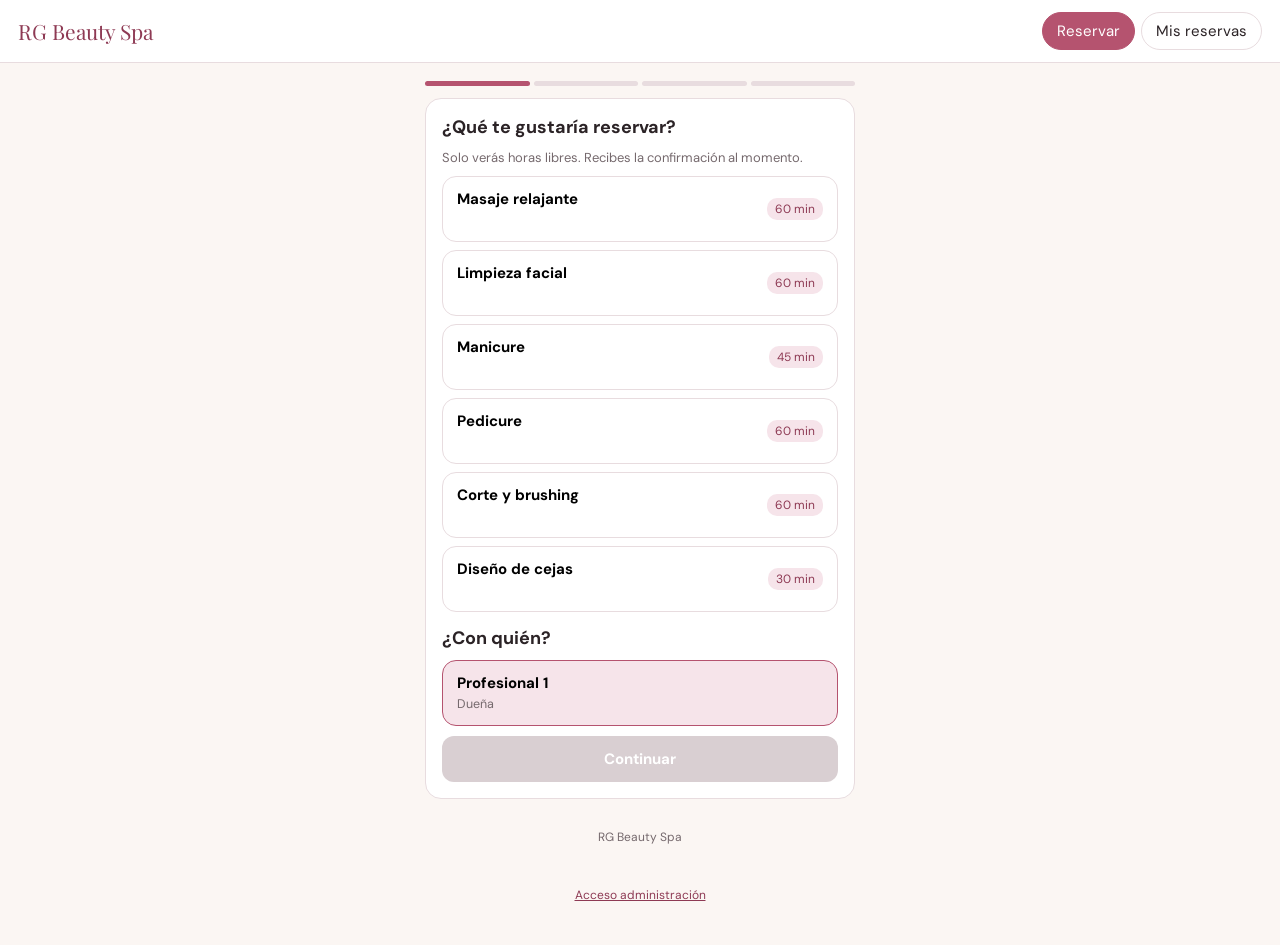
<file: index.html>
<!DOCTYPE html>
<html lang="es">
<head>
<meta charset="UTF-8">
<meta name="viewport" content="width=device-width, initial-scale=1">
<title>RG Beauty Spa · Reservas</title>
<link rel="preconnect" href="https://fonts.googleapis.com">
<link href="https://fonts.googleapis.com/css2?family=DM+Sans:wght@400;500;700&family=Playfair+Display:wght@600&display=swap" rel="stylesheet">
<style>
:root{--rosa:#b5536f;--rosa-osc:#8e3a54;--rosa-cl:#f6e4ea;--nude:#fbf6f3;--tinta:#2b2326;--gris:#75696d;--linea:#e8dcdf;
--verde:#2f7d5b;--verde-cl:#e3f2ea;--ambar-cl:#fbf1de;--rojo:#b3403a;--rojo-cl:#f8e3e1;
--wa:#1f8f5f;--ig:#a14bb5;--web:#3b6fb6;--tel:#8a6d3b;--pres:#5d6b74;--blo:#9a9a9a}
*{box-sizing:border-box}
body{margin:0;font-family:'DM Sans',system-ui,sans-serif;color:var(--tinta);background:var(--nude);font-size:15px}
button{font-family:inherit;font-size:inherit;cursor:pointer}
a{color:var(--rosa-osc)}
header.barra{display:flex;flex-wrap:wrap;gap:10px;align-items:center;justify-content:space-between;padding:12px 18px;background:#fff;border-bottom:1px solid var(--linea)}
.marca{font-family:'Playfair Display',serif;font-size:21px;color:var(--rosa-osc)}
.tabs{display:flex;gap:6px;flex-wrap:wrap}
.tab{border:1px solid var(--linea);background:#fff;padding:8px 14px;border-radius:20px;color:var(--tinta)}
.tab.on{background:var(--rosa);border-color:var(--rosa);color:#fff}
main{padding:18px 14px 30px}
.vista{display:none}.vista.on{display:block}
.col{max-width:430px;margin:0 auto;display:flex;flex-direction:column;gap:12px}
.ancho{max-width:1150px;margin:0 auto;display:flex;flex-direction:column;gap:14px}
.caja{background:#fff;border:1px solid var(--linea);border-radius:16px;padding:16px}
h1{font-family:'Playfair Display',serif;font-size:24px;margin:0;color:var(--rosa-osc)}
h2{font-size:18px;margin:0}
h3{font-size:15px;margin:0 0 8px}
.sub{color:var(--gris);font-size:13px;margin:0}
.pasos{display:flex;gap:4px}.pasos span{flex:1;height:5px;border-radius:3px;background:var(--linea)}.pasos span.ok{background:var(--rosa)}
.btn{border:none;background:var(--rosa);color:#fff;padding:13px 16px;border-radius:12px;font-weight:700;width:100%;text-align:center;text-decoration:none;display:block}
.btn:hover{background:var(--rosa-osc)}
.btn.sec{background:#fff;color:var(--rosa-osc);border:1.5px solid var(--rosa)}
.btn.wa{background:var(--wa)}
.btn:disabled{background:#d9cfd2;cursor:not-allowed}
.btn.peq{width:auto;padding:9px 14px;display:inline-block}
.mini{border:1px solid var(--linea);background:#fff;border-radius:8px;padding:6px 10px;font-size:12px;color:var(--tinta);text-decoration:none;display:inline-block}
.mini.v{background:var(--verde);border-color:var(--verde);color:#fff}
.mini.r{color:var(--rojo);border-color:#e9c2bf}
.mini.wa{background:var(--wa);border-color:var(--wa);color:#fff}
.volver{background:none;border:none;color:var(--gris);padding:0;font-size:13px;text-align:left;width:max-content}
.tarjeta{border:1.5px solid var(--linea);border-radius:14px;padding:12px 14px;background:#fff;text-align:left;display:flex;justify-content:space-between;align-items:center;gap:10px;width:100%}
.tarjeta:hover{border-color:var(--rosa)}.tarjeta.sel{border-color:var(--rosa);background:var(--rosa-cl)}
.tarjeta b{display:block}.tarjeta small{color:var(--gris)}
.chip{font-size:12px;padding:3px 8px;border-radius:10px;background:var(--rosa-cl);color:var(--rosa-osc);white-space:nowrap}
.dias{display:flex;gap:6px;overflow-x:auto;padding-bottom:4px}
.dia{min-width:58px;border:1.5px solid var(--linea);background:#fff;border-radius:12px;padding:8px 4px;text-align:center}
.dia b{display:block;font-size:17px}.dia small{font-size:11px;color:var(--gris)}
.dia.sel{border-color:var(--rosa);background:var(--rosa-cl)}
.franja{font-size:12px;color:var(--gris);margin:6px 0 4px;font-weight:700;text-transform:uppercase;letter-spacing:.04em}
.horas{display:grid;grid-template-columns:repeat(4,1fr);gap:6px}
.hora{border:1.5px solid var(--linea);background:#fff;border-radius:10px;padding:9px 0;font-weight:500}
.hora.sel{border-color:var(--rosa);background:var(--rosa);color:#fff}
.hora.ocupada{background:#f1ecee;color:#b9adb1;text-decoration:line-through;border-style:dashed}
.aviso{border-radius:12px;padding:10px 12px;font-size:13px}
.aviso.info{background:var(--ambar-cl);color:#6b4a12}.aviso.ok{background:var(--verde-cl);color:#1f5b40}.aviso.err{background:var(--rojo-cl);color:#7c2621}
label.campo{display:flex;flex-direction:column;gap:4px;font-size:13px;font-weight:500}
input[type=text],input[type=tel],input[type=email],input[type=number],input[type=date],input[type=time],input[type=password],select,textarea{border:1.5px solid var(--linea);border-radius:10px;padding:10px;font-family:inherit;font-size:15px;background:#fff;color:var(--tinta)}
input:focus,select:focus,textarea:focus{outline:2px solid var(--rosa-cl);border-color:var(--rosa)}
.opc{display:flex;gap:8px}
.opc label{flex:1;border:1.5px solid var(--linea);border-radius:10px;padding:9px;text-align:center;font-size:13px;cursor:pointer}
.opc input{display:none}
.opc label:has(input:checked){border-color:var(--rosa);background:var(--rosa-cl);color:var(--rosa-osc);font-weight:700}
.consent{display:flex;gap:8px;font-size:12px;color:var(--gris);align-items:flex-start;background:var(--nude);padding:10px;border-radius:10px}
.consent input{margin-top:2px;accent-color:var(--rosa)}
.resumen{background:var(--nude);border-radius:14px;padding:14px;display:grid;grid-template-columns:auto 1fr;gap:6px 12px;font-size:14px}
.resumen span{color:var(--gris)}
.check{width:64px;height:64px;border-radius:50%;background:var(--verde-cl);color:var(--verde);display:grid;place-items:center;font-size:34px;margin:4px auto 0}
.pie{font-size:12px;color:var(--gris);text-align:center;margin-top:18px}
.link{background:none;border:none;color:var(--rosa-osc);text-decoration:underline;padding:0;font-size:12px}
/* panel */
.subtabs{display:flex;gap:6px;flex-wrap:wrap}
.kpis{display:grid;grid-template-columns:repeat(auto-fit,minmax(140px,1fr));gap:10px}
.kpi{background:#fff;border:1px solid var(--linea);border-radius:14px;padding:12px 14px}
.kpi .n{font-size:24px;font-weight:700}.kpi .l{font-size:12px;color:var(--gris)}
.kpi.meta .n{color:var(--verde)}.kpi.mal .n{color:var(--rojo)}
.fila{display:flex;gap:10px;flex-wrap:wrap;align-items:center;justify-content:space-between}
.linea-tiempo{position:relative;height:60px;background:#faf6f7;border-radius:10px;border:1px solid var(--linea);overflow:hidden}
.bloque{position:absolute;top:5px;bottom:5px;border-radius:8px;color:#fff;font-size:11px;padding:3px 6px;overflow:hidden;line-height:1.25;border:none;text-align:left;cursor:pointer}
.bloque.cancelada{display:none}.bloque.noshow{opacity:.55;outline:2px solid var(--rojo);outline-offset:-2px}
.hueco{position:absolute;top:22px;bottom:22px;background:repeating-linear-gradient(45deg,var(--ambar-cl),var(--ambar-cl) 4px,#f6e2b9 4px,#f6e2b9 8px);border-radius:6px}
.eje{display:flex;justify-content:space-between;font-size:10px;color:var(--gris);margin:2px 0 10px}
.canales{display:flex;gap:10px;flex-wrap:wrap;font-size:12px;color:var(--gris)}
.canales i{display:inline-block;width:10px;height:10px;border-radius:50%;margin-right:4px}
table{width:100%;border-collapse:collapse;font-size:13px}
th,td{text-align:left;padding:7px 5px;border-bottom:1px solid var(--linea);vertical-align:middle}
th{color:var(--gris);font-weight:500}
.tabla{overflow-x:auto}
.grid2{display:grid;grid-template-columns:1fr 1fr;gap:14px}
.form{display:grid;grid-template-columns:repeat(auto-fit,minmax(150px,1fr));gap:10px;align-items:end}
@media(max-width:780px){.grid2{grid-template-columns:1fr}}
.estado{font-size:11px;padding:2px 7px;border-radius:8px;white-space:nowrap}
.e-activa{background:var(--rosa-cl);color:var(--rosa-osc)}.e-asistio{background:var(--verde-cl);color:var(--verde)}.e-noshow{background:var(--rojo-cl);color:var(--rojo)}.e-cancelada{background:#eee;color:#777}
.modal-fondo{position:fixed;inset:0;background:rgba(40,20,28,.35);display:none;place-items:center;z-index:20;padding:12px}
.modal-fondo.on{display:grid}
.modal{background:#fff;border-radius:16px;padding:18px;max-width:380px;width:100%;display:flex;flex-direction:column;gap:10px;max-height:90vh;overflow:auto}
.vacio{color:var(--gris);font-size:13px;padding:8px 0}
.testeo{display:none}body.modo-test .testeo{display:block}
</style>
</head>
<body>
<header class="barra">
  <div class="marca" id="marcaNombre">RG Beauty Spa</div>
  <nav class="tabs">
    <button class="tab on" data-v="reservar">Reservar</button>
    <button class="tab" data-v="mis">Mis reservas</button>
    <button class="tab" data-v="admin" id="tabAdmin" style="display:none">Administración</button>
  </nav>
</header>

<main>
<!-- ================= RESERVAR ================= -->
<section class="vista on" id="v-reservar">
  <div class="col">
    <div class="pasos" id="pasos"><span></span><span></span><span></span><span></span></div>

    <div class="caja pantalla" id="p-servicio" style="display:flex;flex-direction:column;gap:10px">
      <h2>¿Qué te gustaría reservar?</h2>
      <p class="sub">Solo verás horas libres. Recibes la confirmación al momento.</p>
      <div id="listaServicios" style="display:flex;flex-direction:column;gap:8px"></div>
      <h2 style="margin-top:4px">¿Con quién?</h2>
      <div id="listaPros" style="display:flex;flex-direction:column;gap:8px"></div>
      <button class="btn" id="bAFecha" disabled>Continuar</button>
      <a class="btn wa" id="bAsistida" target="_blank" rel="noopener">Prefiero reservar por WhatsApp</a>
    </div>

    <div class="caja pantalla" id="p-fecha" style="display:none;flex-direction:column;gap:10px">
      <button class="volver" data-ir="p-servicio">‹ Volver</button>
      <h2>Elige día y hora</h2>
      <p class="sub" id="fechaSub"></p>
      <div class="dias" id="dias"></div>
      <div id="horas"></div>
      <div id="avisoHora"></div>
      <button class="btn" id="bADatos" disabled>Continuar</button>
    </div>

    <div class="caja pantalla" id="p-datos" style="display:none;flex-direction:column;gap:10px">
      <button class="volver" data-ir="p-fecha">‹ Volver</button>
      <h2>Tus datos</h2>
      <p class="sub">Solo lo necesario para confirmar tu hora.</p>
      <label class="campo">Nombre<input type="text" id="inNombre" autocomplete="name"></label>
      <label class="campo">Celular<input type="tel" id="inFono" placeholder="9 1234 5678" autocomplete="tel"></label>
      <label class="campo">Correo (opcional)<input type="email" id="inMail" autocomplete="email"></label>
      <label class="consent"><input type="checkbox" id="inConsent"><span id="txtConsent"></span></label>
      <div id="avisoDatos"></div>
      <button class="btn" id="bConfirmar">Confirmar reserva</button>
    </div>

    <div class="caja pantalla" id="p-ok" style="display:none;flex-direction:column;gap:10px">
      <div class="check">✓</div>
      <h2 style="text-align:center">¡Tu hora está reservada!</h2>
      <p class="sub" style="text-align:center" id="okCodigo"></p>
      <div class="resumen" id="resumen"></div>
      <p class="sub" id="okPolitica"></p>
      <a class="btn wa" id="bAvisarSpa" target="_blank" rel="noopener">Enviar confirmación al spa por WhatsApp</a>
      <a class="btn sec" id="bIcs">Agregar a mi calendario</a>
      <button class="btn sec" id="bOtra">Hacer otra reserva</button>
    </div>
    <p class="pie" id="pieSpa"></p>
    <p class="pie"><button class="link" id="bAccesoAdmin">Acceso administración</button></p>
  </div>
</section>

<!-- ================= MIS RESERVAS ================= -->
<section class="vista" id="v-mis">
  <div class="col">
    <div class="caja" style="display:flex;flex-direction:column;gap:10px">
      <h2>Mis reservas</h2>
      <p class="sub">Escribe el celular con que reservaste.</p>
      <label class="campo">Celular<input type="tel" id="inBuscar" placeholder="9 1234 5678"></label>
      <button class="btn" id="bBuscar">Buscar</button>
      <div id="misLista" style="display:flex;flex-direction:column;gap:8px"></div>
    </div>
  </div>
</section>

<!-- ================= ADMIN ================= -->
<section class="vista" id="v-admin">
  <div class="ancho">
    <div class="fila">
      <div><h1>Administración</h1><p class="sub">Todas las reservas en un solo lugar, vengan de donde vengan.</p></div>
      <div class="subtabs" id="subtabs">
        <button class="tab on" data-s="agenda">Agenda</button>
        <button class="tab" data-s="nueva">Nueva reserva</button>
        <button class="tab" data-s="clientas">Clientas</button>
        <button class="tab" data-s="ajustes">Ajustes</button>
        <button class="tab" data-s="datos">Respaldo</button>
        <button class="tab" id="bSalir">Salir</button>
      </div>
    </div>

    <!-- Agenda -->
    <div class="sec-admin" id="s-agenda" style="display:flex;flex-direction:column;gap:14px">
      <div class="fila">
        <div style="display:flex;gap:6px;align-items:center">
          <button class="mini" id="bDiaAnt">‹</button>
          <input type="date" id="inDiaPanel">
          <button class="mini" id="bDiaSig">›</button>
          <button class="mini" id="bHoy">Hoy</button>
        </div>
        <div class="canales" id="leyenda"></div>
      </div>
      <div class="kpis" id="kpis"></div>
      <div class="caja"><h3>Agenda por profesional</h3><div id="agenda"></div></div>
      <div class="caja"><h3 id="tituloLista">Reservas del día</h3><div class="tabla" id="listaDia"></div></div>
      <div class="caja"><h3>Recordatorios para mañana</h3><p class="sub" style="margin-bottom:8px">Cada botón abre WhatsApp con el mensaje listo para enviar a la clienta.</p><div class="tabla" id="listaRec"></div></div>
      <div class="caja testeo"><h3>Registro del testeo</h3><div class="tabla" id="tablaTest"></div></div>
    </div>

    <!-- Nueva -->
    <div class="sec-admin caja" id="s-nueva" style="display:none">
      <h3>Anotar una reserva o bloquear un horario</h3>
      <p class="sub" style="margin-bottom:10px">Para reservas que llegan por WhatsApp, Instagram, teléfono o en el local. Si la hora choca con otra, no se guarda.</p>
      <div class="form">
        <label class="campo">Fecha<input type="date" id="mFecha"></label>
        <label class="campo">Hora<input type="time" id="mHora" step="900"></label>
        <label class="campo">Servicio<select id="mServ"></select></label>
        <label class="campo">Profesional<select id="mPro"></select></label>
        <label class="campo">Canal<select id="mCanal"><option>WhatsApp</option><option>Instagram</option><option>Teléfono</option><option>Presencial</option><option value="Bloqueo">Bloqueo (horario no disponible)</option></select></label>
        <label class="campo">Duración bloqueo (min)<input type="number" id="mDur" min="15" step="15" value="60"></label>
        <label class="campo">Nombre de la clienta<input type="text" id="mNombre"></label>
        <label class="campo">Celular<input type="tel" id="mFono"></label>
        <button class="btn" id="bManual">Guardar</button>
      </div>
      <div id="avisoManual" style="margin-top:10px"></div>
    </div>

    <!-- Clientas -->
    <div class="sec-admin caja" id="s-clientas" style="display:none">
      <h3>Clientas</h3>
      <p class="sub" style="margin-bottom:8px">Se arma con las reservas. "Borrar datos" elimina el nombre y celular de todas sus reservas (derecho de supresión, Ley 21.719).</p>
      <div class="tabla" id="listaClientas"></div>
    </div>

    <!-- Ajustes -->
    <div class="sec-admin" id="s-ajustes" style="display:none;flex-direction:column;gap:14px">
      <div class="caja">
        <h3>Datos del spa</h3>
        <div class="form">
          <label class="campo">Nombre<input type="text" id="cNombre"></label>
          <label class="campo">WhatsApp del spa<input type="tel" id="cWa" placeholder="9 1234 5678"></label>
          <label class="campo">Dirección<input type="text" id="cDir"></label>
          <label class="campo">Días que se pueden reservar<input type="number" id="cDias" min="3" max="60"></label>
          <label class="campo">Intervalo entre horas (min)<select id="cPaso"><option>15</option><option>30</option><option>60</option></select></label>
          <label class="campo">PIN de administración<input type="text" id="cPin" maxlength="8"></label>
        </div>
        <label class="campo" style="margin-top:10px">Política de cancelación (aparece en la confirmación)<textarea id="cPol" rows="2"></textarea></label>
        <label class="consent" style="margin-top:10px"><input type="checkbox" id="cTest"><span>Modo testeo: registra el tiempo de cada reserva y los intentos sobre horas ocupadas (para la ficha de testeo).</span></label>
      </div>
      <div class="caja">
        <h3>Horario de atención</h3>
        <div class="tabla"><table><thead><tr><th>Día</th><th>Abierto</th><th>Desde</th><th>Hasta</th></tr></thead><tbody id="tHorario"></tbody></table></div>
      </div>
      <div class="grid2">
        <div class="caja">
          <h3>Servicios</h3>
          <div class="tabla"><table><thead><tr><th>Servicio</th><th>Min</th><th>Precio</th><th></th></tr></thead><tbody id="tServ"></tbody></table></div>
          <button class="mini" id="bAddServ" style="margin-top:8px">+ Agregar servicio</button>
        </div>
        <div class="caja">
          <h3>Profesionales</h3>
          <div class="tabla"><table><thead><tr><th>Nombre</th><th>Rol</th><th></th></tr></thead><tbody id="tPros"></tbody></table></div>
          <button class="mini" id="bAddPro" style="margin-top:8px">+ Agregar profesional</button>
        </div>
      </div>
      <div><button class="btn peq" id="bGuardarAjustes">Guardar ajustes</button> <span id="avisoAjustes" class="sub"></span></div>
    </div>

    <!-- Respaldo -->
    <div class="sec-admin caja" id="s-datos" style="display:none">
      <h3>Respaldo y datos</h3>
      <p class="sub" style="margin-bottom:10px">Los datos se guardan en este navegador. Descarga un respaldo seguido; con él puedes pasar la agenda a otro equipo.</p>
      <div style="display:flex;gap:8px;flex-wrap:wrap">
        <a class="btn peq" id="bCsv">Descargar reservas (CSV)</a>
        <a class="btn peq sec" id="bJson">Descargar respaldo completo</a>
        <label class="btn peq sec" style="cursor:pointer">Restaurar respaldo<input type="file" id="inRestore" accept=".json" style="display:none"></label>
      </div>
      <div style="display:flex;gap:8px;flex-wrap:wrap;margin-top:14px">
        <button class="mini" id="bEjemplo">Cargar reservas de ejemplo (para demostrar)</button>
        <button class="mini" id="bQuitarEj">Quitar reservas de ejemplo</button>
        <button class="mini r" id="bBorrarTodo">Borrar todo</button>
      </div>
      <div id="avisoDatosAdm" style="margin-top:10px"></div>
    </div>
  </div>
</section>
</main>

<div class="modal-fondo" id="modal"><div class="modal" id="modalCont"></div></div>

<script>
// ===================== Almacenamiento =====================
const CLAVE='rgspa_reservas_v1';
const DIAS_N=['Domingo','Lunes','Martes','Miércoles','Jueves','Viernes','Sábado'];
const DIAS_C=['dom','lun','mar','mié','jue','vie','sáb'];
const MESES=['ene','feb','mar','abr','may','jun','jul','ago','sep','oct','nov','dic'];
const COLOR={Web:'var(--web)',WhatsApp:'var(--wa)',Instagram:'var(--ig)','Teléfono':'var(--tel)',Presencial:'var(--pres)',Bloqueo:'var(--blo)'};
function base(){return{
  config:{nombre:'RG Beauty Spa',wa:'',dir:'',dias:21,paso:30,pin:'1234',test:false,
    politica:'Si no puedes asistir, avísanos con al menos 24 horas de anticipación para liberar la hora.',
    horario:[{on:false,a:'10:00',c:'14:00'},{on:true,a:'10:00',c:'19:00'},{on:true,a:'10:00',c:'19:00'},{on:true,a:'10:00',c:'19:00'},{on:true,a:'10:00',c:'19:00'},{on:true,a:'10:00',c:'19:00'},{on:true,a:'10:00',c:'14:00'}]},
  servicios:[{id:'s1',n:'Masaje relajante',d:60,p:0},{id:'s2',n:'Limpieza facial',d:60,p:0},{id:'s3',n:'Manicure',d:45,p:0},{id:'s4',n:'Pedicure',d:60,p:0},{id:'s5',n:'Corte y brushing',d:60,p:0},{id:'s6',n:'Diseño de cejas',d:30,p:0}],
  pros:[{id:'p1',n:'Profesional 1',r:'Dueña'}],
  reservas:[],test:[],sec:1};}
let DB;
function cargar(){try{const t=localStorage.getItem(CLAVE);DB=t?JSON.parse(t):base()}catch(e){DB=base()}
  const b=base();DB.config=Object.assign(b.config,DB.config||{});['servicios','pros','reservas','test'].forEach(k=>{if(!Array.isArray(DB[k]))DB[k]=b[k]});if(!DB.sec)DB.sec=1;}
function guardar(){try{localStorage.setItem(CLAVE,JSON.stringify(DB));return true}catch(e){alertar('No se pudo guardar en este navegador. Descarga un respaldo.');return false}}
cargar();

// ===================== Utilidades =====================
const $=id=>document.getElementById(id);
const esc=s=>String(s??'').replace(/[&<>"']/g,c=>({'&':'&amp;','<':'&lt;','>':'&gt;','"':'&quot;',"'":'&#39;'}[c]));
const pad=n=>String(n).padStart(2,'0');
const ymd=d=>d.getFullYear()+'-'+pad(d.getMonth()+1)+'-'+pad(d.getDate());
const deYmd=s=>{const[a,m,d]=s.split('-').map(Number);return new Date(a,m-1,d)};
const hhmm=m=>pad(Math.floor(m/60))+':'+pad(m%60);
const aMin=s=>{const[h,m]=s.split(':').map(Number);return h*60+m};
const hoy=()=>{const d=new Date();d.setHours(0,0,0,0);return d};
const ahoraMin=()=>{const d=new Date();return d.getHours()*60+d.getMinutes()};
function fechaLarga(s){const d=deYmd(s);return DIAS_N[d.getDay()]+' '+d.getDate()+' de '+['enero','febrero','marzo','abril','mayo','junio','julio','agosto','septiembre','octubre','noviembre','diciembre'][d.getMonth()]}
const serv=id=>DB.servicios.find(s=>s.id===id)||{n:'(servicio eliminado)',d:30,p:0};
const pro=id=>DB.pros.find(p=>p.id===id)||{n:'(sin profesional)'};
const precio=p=>p>0?'$'+Number(p).toLocaleString('es-CL'):'';
function normFono(f){let d=String(f||'').replace(/\D/g,'');if(d.length===9&&d[0]==='9')d='56'+d;if(d.length===8)d='569'+d;return d}
const fonoOk=f=>normFono(f).length>=11;
const waLink=(num,txt)=>'https://wa.me/'+normFono(num)+'?text='+encodeURIComponent(txt);
const nuevoId=()=>Date.now().toString(36)+Math.random().toString(36).slice(2,6);
const ocupa=r=>r.estado!=='cancelada';
function horario(fecha){const h=DB.config.horario[deYmd(fecha).getDay()];return h&&h.on?{a:aMin(h.a),c:aMin(h.c)}:null}
function choca(fecha,proId,ini,fin,ignorar){return DB.reservas.find(r=>r.fecha===fecha&&r.pro===proId&&ocupa(r)&&r.id!==ignorar&&ini<r.fin&&fin>r.ini)}
function proLibre(fecha,ini,fin,pref){const l=pref==='cualquiera'?DB.pros.map(p=>p.id):[pref];return l.find(p=>!choca(fecha,p,ini,fin))||null}
function diasReservables(){const r=[];let d=hoy();for(let i=0;i<DB.config.dias;i++){if(horario(ymd(d)))r.push(ymd(d));d=new Date(d.getFullYear(),d.getMonth(),d.getDate()+1)}return r}
function descargar(a,nombre,mime,contenido){a.href='data:'+mime+';charset=utf-8,'+encodeURIComponent(contenido);a.download=nombre}
function alertar(h){modal(`<p>${h}</p><button class="btn" onclick="cerrarModal()">Entendido</button>`)}
function modal(h){$('modalCont').innerHTML=h;$('modal').classList.add('on')}
function cerrarModal(){$('modal').classList.remove('on')}
$('modal').onclick=e=>{if(e.target.id==='modal')cerrarModal()};

// ===================== Navegación =====================
let adminOk=false;try{adminOk=sessionStorage.getItem('rgspa_admin')==='1'}catch(e){}
function verVista(v){
  document.querySelectorAll('header .tab').forEach(t=>t.classList.toggle('on',t.dataset.v===v));
  document.querySelectorAll('.vista').forEach(x=>x.classList.toggle('on',x.id==='v-'+v));
  if(v==='admin')pintarAdmin();
  window.scrollTo(0,0);
}
document.querySelectorAll('header .tab').forEach(t=>t.onclick=()=>verVista(t.dataset.v));
$('tabAdmin').style.display=adminOk?'':'none';
$('bAccesoAdmin').onclick=()=>{
  if(adminOk){verVista('admin');return}
  modal(`<h2>Acceso administración</h2><label class="campo">PIN<input type="password" id="inPin" inputmode="numeric"></label><div id="avPin"></div><button class="btn" id="bPin">Entrar</button><p class="sub">El PIN por defecto es 1234. Cámbialo en Ajustes.</p>`);
  const ok=()=>{if($('inPin').value===String(DB.config.pin)){adminOk=true;try{sessionStorage.setItem('rgspa_admin','1')}catch(e){}$('tabAdmin').style.display='';cerrarModal();verVista('admin')}else $('avPin').innerHTML='<div class="aviso err">PIN incorrecto.</div>'};
  $('bPin').onclick=ok;$('inPin').onkeydown=e=>{if(e.key==='Enter')ok()};setTimeout(()=>$('inPin').focus(),50);
};
$('bSalir').onclick=()=>{adminOk=false;try{sessionStorage.removeItem('rgspa_admin')}catch(e){}$('tabAdmin').style.display='none';verVista('reservar')};

// ===================== Flujo de reserva =====================
const st={serv:null,pro:'cualquiera',dia:null,hora:null,ultima:null};
let intento=null;
const PASO={'p-servicio':1,'p-fecha':2,'p-datos':3,'p-ok':4};
function ir(id){
  document.querySelectorAll('.pantalla').forEach(p=>p.style.display=p.id===id?'flex':'none');
  document.querySelectorAll('#pasos span').forEach((s,i)=>s.classList.toggle('ok',i<PASO[id]));
  if(id==='p-servicio')pintarServicios();
  if(id==='p-fecha')pintarFecha();
  window.scrollTo(0,0);
}
document.querySelectorAll('[data-ir]').forEach(b=>b.onclick=()=>ir(b.dataset.ir));
function pintarMarca(){
  const c=DB.config;$('marcaNombre').textContent=c.nombre;document.title=c.nombre+' · Reservas';
  $('pieSpa').textContent=[c.nombre,c.dir].filter(Boolean).join(' · ');
  $('txtConsent').textContent=`Acepto que ${c.nombre} use mi nombre y celular solo para gestionar mis reservas y enviarme recordatorios. Puedo pedir que borren mis datos cuando quiera.`;
  const a=$('bAsistida');
  if(fonoOk(c.wa)){a.href=waLink(c.wa,`Hola, quiero reservar una hora en ${c.nombre}.`);a.style.display=''}else a.style.display='none';
}
function pintarServicios(){
  if(DB.config.test&&!intento)intento={ini:Date.now(),ocupadas:0};
  const c=$('listaServicios');
  c.innerHTML=DB.servicios.length?DB.servicios.map(s=>`<button class="tarjeta ${st.serv===s.id?'sel':''}" data-s="${s.id}"><span><b>${esc(s.n)}</b><small>${precio(s.p)||'&nbsp;'}</small></span><span class="chip">${s.d} min</span></button>`).join(''):'<p class="vacio">Aún no hay servicios configurados.</p>';
  c.querySelectorAll('[data-s]').forEach(b=>b.onclick=()=>{st.serv=b.dataset.s;st.hora=null;pintarServicios()});
  const ops=(DB.pros.length>1?[{id:'cualquiera',n:'Sin preferencia',r:'Te mostramos más horas'}]:[]).concat(DB.pros);
  if(DB.pros.length===1)st.pro=DB.pros[0].id;
  $('listaPros').innerHTML=ops.map(o=>`<button class="tarjeta ${st.pro===o.id?'sel':''}" data-p="${o.id}"><span><b>${esc(o.n)}</b><small>${esc(o.r||'')}</small></span></button>`).join('');
  $('listaPros').querySelectorAll('[data-p]').forEach(b=>b.onclick=()=>{st.pro=b.dataset.p;st.hora=null;pintarServicios()});
  $('bAFecha').disabled=!st.serv||!DB.pros.length;
}
$('bAFecha').onclick=()=>ir('p-fecha');
function pintarFecha(){
  const s=serv(st.serv);const dias=diasReservables();
  if(!dias.includes(st.dia))st.dia=dias[0]||null;
  $('fechaSub').textContent=`${s.n} · ${s.d} min · ${st.pro==='cualquiera'?'sin preferencia':pro(st.pro).n}`;
  $('dias').innerHTML=dias.map(k=>{const d=deYmd(k);return`<button class="dia ${st.dia===k?'sel':''}" data-d="${k}"><small>${DIAS_C[d.getDay()]}</small><b>${d.getDate()}</b><small>${MESES[d.getMonth()]}</small></button>`}).join('');
  $('dias').querySelectorAll('[data-d]').forEach(b=>b.onclick=()=>{st.dia=b.dataset.d;st.hora=null;$('avisoHora').innerHTML='';pintarFecha()});
  let html='';
  if(st.dia){
    const h=horario(st.dia);const paso=Number(DB.config.paso)||30;const esHoy=st.dia===ymd(hoy());
    const grupos={Mañana:'',Tarde:''};
    for(let t=h.a;t+s.d<=h.c;t+=paso){
      if(esHoy&&t<=ahoraMin())continue;
      const libre=proLibre(st.dia,t,t+s.d,st.pro);
      grupos[t<13*60?'Mañana':'Tarde']+=`<button class="hora ${libre?'':'ocupada'} ${st.hora===t?'sel':''}" data-h="${t}" ${libre?'':'data-oc="1"'}>${hhmm(t)}</button>`;
    }
    for(const g in grupos)if(grupos[g])html+=`<div class="franja">${g}</div><div class="horas">${grupos[g]}</div>`;
    if(!html)html='<p class="vacio">No quedan horas este día. Prueba con otro.</p>';
  } else html='<p class="vacio">No hay días disponibles para reservar.</p>';
  $('horas').innerHTML=html;
  $('horas').querySelectorAll('[data-h]').forEach(b=>b.onclick=()=>{
    const t=+b.dataset.h;
    if(b.dataset.oc){
      if(intento)intento.ocupadas++;
      const h=horario(st.dia),paso=Number(DB.config.paso)||30,alt=[];
      for(let x=t+paso;x+s.d<=h.c&&alt.length<2;x+=paso)if(proLibre(st.dia,x,x+s.d,st.pro))alt.push(hhmm(x));
      $('avisoHora').innerHTML=`<div class="aviso err">Las ${hhmm(t)} ya está tomada, por eso no se puede reservar. ${alt.length?'Horas libres cercanas: <b>'+alt.join('</b> o <b>')+'</b>.':'Prueba con otro día.'}</div>`;return;
    }
    st.hora=t;$('avisoHora').innerHTML='';pintarFecha();
  });
  $('bADatos').disabled=st.hora===null;
}
$('bADatos').onclick=()=>{$('avisoDatos').innerHTML='';ir('p-datos')};
$('bConfirmar').onclick=()=>{
  const nom=$('inNombre').value.trim(),fono=$('inFono').value.trim(),av=$('avisoDatos');
  if(!nom||!fonoOk(fono)){av.innerHTML='<div class="aviso err">Escribe tu nombre y un celular válido (por ejemplo 9 1234 5678).</div>';return}
  if(!$('inConsent').checked){av.innerHTML='<div class="aviso err">Para reservar necesitamos que aceptes el uso de tus datos.</div>';return}
  const s=serv(st.serv);const p=proLibre(st.dia,st.hora,st.hora+s.d,st.pro);
  if(!p){av.innerHTML='<div class="aviso err">Esa hora se acaba de ocupar. Vuelve y elige otra.</div>';return}
  const r={id:nuevoId(),cod:'RG-'+pad(DB.sec++).padStart(4,'0'),fecha:st.dia,ini:st.hora,fin:st.hora+s.d,pro:p,serv:s.id,nombre:nom,fono:normFono(fono),email:$('inMail').value.trim(),canal:'Web',estado:'activa',consent:new Date().toISOString(),creada:new Date().toISOString()};
  DB.reservas.push(r);
  if(intento){DB.test.push({ini:intento.ini,fin:Date.now(),ocupadas:intento.ocupadas});intento=null}
  guardar();st.ultima=r;
  $('okCodigo').textContent='Código de reserva '+r.cod;
  $('resumen').innerHTML=`<span>Servicio</span><b>${esc(s.n)}</b><span>Día</span><b>${fechaLarga(r.fecha)}</b><span>Hora</span><b>${hhmm(r.ini)} a ${hhmm(r.fin)}</b><span>Con</span><b>${esc(pro(p).n)}</b><span>A nombre de</span><b>${esc(nom)}</b>`+(s.p>0?`<span>Valor</span><b>${precio(s.p)}</b>`:'');
  $('okPolitica').textContent=DB.config.politica||'';
  const msg=`Hola, acabo de reservar en ${DB.config.nombre}: ${s.n}, ${fechaLarga(r.fecha)} a las ${hhmm(r.ini)} con ${pro(p).n}. Código ${r.cod}. Nombre: ${nom}.`;
  const a=$('bAvisarSpa');if(fonoOk(DB.config.wa)){a.href=waLink(DB.config.wa,msg);a.style.display=''}else a.style.display='none';
  descargar($('bIcs'),'reserva-'+r.cod+'.ics','text/calendar',ics(r));
  ['inNombre','inFono','inMail'].forEach(i=>$(i).value='');$('inConsent').checked=false;
  ir('p-ok');
};
function ics(r){const s=serv(r.serv);const d=r.fecha.replace(/-/g,'');const t=m=>pad(Math.floor(m/60))+pad(m%60)+'00';
  return['BEGIN:VCALENDAR','VERSION:2.0','PRODID:-//RG Beauty Spa//Reservas//ES','BEGIN:VEVENT','UID:'+r.id+'@rgspa','DTSTAMP:'+new Date().toISOString().replace(/[-:]/g,'').slice(0,15)+'Z','DTSTART:'+d+'T'+t(r.ini),'DTEND:'+d+'T'+t(r.fin),'SUMMARY:'+s.n+' en '+DB.config.nombre,'LOCATION:'+(DB.config.dir||''),'DESCRIPTION:Código '+r.cod,'BEGIN:VALARM','TRIGGER:-P1D','ACTION:DISPLAY','DESCRIPTION:Recordatorio de tu hora','END:VALARM','END:VEVENT','END:VCALENDAR'].join('\r\n')}
$('bOtra').onclick=()=>{st.serv=null;st.hora=null;ir('p-servicio')};

// ===================== Mis reservas =====================
$('bBuscar').onclick=()=>{
  const f=normFono($('inBuscar').value);const hoyK=ymd(hoy());
  const l=DB.reservas.filter(r=>r.fono===f&&r.estado==='activa'&&r.fecha>=hoyK).sort((a,b)=>(a.fecha+hhmm(a.ini)).localeCompare(b.fecha+hhmm(b.ini)));
  $('misLista').innerHTML=l.length?l.map(r=>`<div class="tarjeta"><span><b>${esc(serv(r.serv).n)}</b><small>${fechaLarga(r.fecha)} · ${hhmm(r.ini)} · ${esc(pro(r.pro).n)}</small></span><button class="mini r" data-c="${r.id}">Cancelar</button></div>`).join(''):'<div class="aviso info">No encontramos reservas próximas con ese número.</div>';
  $('misLista').querySelectorAll('[data-c]').forEach(b=>b.onclick=()=>{
    modal(`<h2>¿Cancelar esta hora?</h2><p class="sub">Quedará libre para otra clienta.</p><button class="btn" id="bSiC">Sí, cancelar</button><button class="btn sec" onclick="cerrarModal()">No</button>`);
    $('bSiC').onclick=()=>{const r=DB.reservas.find(x=>x.id===b.dataset.c);r.estado='cancelada';r.canceladaPor='clienta';guardar();cerrarModal();$('bBuscar').click()};
  });
};

// ===================== Administración =====================
let diaPanel=ymd(hoy());let secAdmin='agenda';
document.querySelectorAll('#subtabs [data-s]').forEach(b=>b.onclick=()=>{secAdmin=b.dataset.s;pintarAdmin()});
function pintarAdmin(){
  if(!adminOk){verVista('reservar');return}
  document.querySelectorAll('#subtabs [data-s]').forEach(b=>b.classList.toggle('on',b.dataset.s===secAdmin));
  document.querySelectorAll('.sec-admin').forEach(s=>s.style.display=s.id==='s-'+secAdmin?(s.classList.contains('caja')?'block':'flex'):'none');
  document.body.classList.toggle('modo-test',!!DB.config.test);
  ({agenda:pintarAgenda,nueva:pintarNueva,clientas:pintarClientas,ajustes:pintarAjustes,datos:()=>{}})[secAdmin]();
}
$('leyenda').innerHTML=Object.entries(COLOR).map(([k,c])=>`<span><i style="background:${c}"></i>${k}</span>`).join('')+'<span><i style="background:#f6e2b9;border-radius:2px"></i>Tiempo muerto</span>';
$('inDiaPanel').onchange=e=>{if(e.target.value){diaPanel=e.target.value;pintarAgenda()}};
const mover=n=>{const d=deYmd(diaPanel);d.setDate(d.getDate()+n);diaPanel=ymd(d);pintarAgenda()};
$('bDiaAnt').onclick=()=>mover(-1);$('bDiaSig').onclick=()=>mover(1);$('bHoy').onclick=()=>{diaPanel=ymd(hoy());pintarAgenda()};
function pintarAgenda(){
  $('inDiaPanel').value=diaPanel;
  const h=horario(diaPanel);const del=DB.reservas.filter(r=>r.fecha===diaPanel);
  const clientas=del.filter(r=>r.canal!=='Bloqueo');
  let minRes=0,muerto=0,tras=0;
  DB.pros.forEach(p=>{
    const a=del.filter(r=>r.pro===p.id&&ocupa(r)).sort((x,y)=>x.ini-y.ini);
    a.filter(r=>r.canal!=='Bloqueo').forEach(r=>minRes+=r.fin-r.ini);
    for(let i=1;i<a.length;i++)muerto+=Math.max(0,a[i].ini-a[i-1].fin);
    a.forEach((x,i)=>a.slice(i+1).forEach(y=>{if(x.ini<y.fin&&x.fin>y.ini)tras++}));
  });
  const disp=h?(h.c-h.a)*DB.pros.length:0;
  const canc=clientas.filter(r=>r.estado==='cancelada').length,ns=clientas.filter(r=>r.estado==='noshow').length;
  $('kpis').innerHTML=`<div class="kpi"><div class="n">${disp?Math.round(minRes/disp*100):0}%</div><div class="l">Ocupación del día</div></div>
  <div class="kpi"><div class="n">${clientas.filter(ocupa).length}</div><div class="l">Reservas</div></div>
  <div class="kpi"><div class="n">${canc}</div><div class="l">Cancelaciones</div></div>
  <div class="kpi ${ns?'mal':''}"><div class="n">${ns}</div><div class="l">No-show</div></div>
  <div class="kpi"><div class="n">${muerto} min</div><div class="l">Tiempo muerto</div></div>
  <div class="kpi ${tras?'mal':'meta'}"><div class="n">${tras}</div><div class="l">Traslapes (meta 0)</div></div>`;
  // línea de tiempo
  if(!h){$('agenda').innerHTML='<p class="vacio">El spa está cerrado este día según el horario.</p>'}
  else if(!DB.pros.length){$('agenda').innerHTML='<p class="vacio">Agrega profesionales en Ajustes.</p>'}
  else{
    const tot=h.c-h.a;
    $('agenda').innerHTML=DB.pros.map(p=>{
      const a=del.filter(r=>r.pro===p.id&&ocupa(r)).sort((x,y)=>x.ini-y.ini);
      let hu='';for(let i=1;i<a.length;i++)if(a[i].ini>a[i-1].fin)hu+=`<div class="hueco" style="left:${(a[i-1].fin-h.a)/tot*100}%;width:${(a[i].ini-a[i-1].fin)/tot*100}%" title="${a[i].ini-a[i-1].fin} min libres"></div>`;
      const bl=a.map(r=>`<button class="bloque ${r.estado}" data-r="${r.id}" style="left:${Math.max(0,(r.ini-h.a)/tot*100)}%;width:${(r.fin-r.ini)/tot*100}%;background:${COLOR[r.canal]||'var(--web)'}" title="${esc(r.nombre||'Bloqueo')} · ${esc(serv(r.serv).n)}"><b>${hhmm(r.ini)}</b> ${esc(r.canal==='Bloqueo'?'Bloqueado':r.nombre)}<br>${r.canal==='Bloqueo'?'':esc(serv(r.serv).n)}</button>`).join('');
      let eje='';for(let t=Math.ceil(h.a/60)*60;t<=h.c;t+=60)eje+=`<span>${hhmm(t)}</span>`;
      return`<div><b style="font-size:14px">${esc(p.n)}</b> <span class="sub">${esc(p.r||'')}</span><div class="linea-tiempo">${hu}${bl}</div><div class="eje">${eje}</div></div>`;
    }).join('');
    $('agenda').querySelectorAll('[data-r]').forEach(b=>b.onclick=()=>accion(b.dataset.r));
  }
  // lista del día
  $('tituloLista').textContent='Reservas del '+fechaLarga(diaPanel).toLowerCase();
  const l=del.slice().sort((a,b)=>a.ini-b.ini);
  $('listaDia').innerHTML=l.length?`<table><thead><tr><th>Hora</th><th>Clienta</th><th>Servicio</th><th>Profesional</th><th>Canal</th><th>Estado</th><th></th></tr></thead><tbody>${l.map(r=>`<tr><td>${hhmm(r.ini)}–${hhmm(r.fin)}</td><td>${esc(r.nombre||'—')}<br><span class="sub">${r.fono?"+"+esc(r.fono):""}</span></td><td>${r.canal==='Bloqueo'?'Bloqueo':esc(serv(r.serv).n)}</td><td>${esc(pro(r.pro).n)}</td><td>${esc(r.canal)}</td><td><span class="estado e-${r.estado}">${{activa:'Agendada',asistio:'Asistió',noshow:'No llegó',cancelada:'Cancelada'}[r.estado]}</span></td><td><button class="mini" data-r="${r.id}">Gestionar</button></td></tr>`).join('')}</tbody></table>`:'<p class="vacio">No hay reservas este día.</p>';
  $('listaDia').querySelectorAll('[data-r]').forEach(b=>b.onclick=()=>accion(b.dataset.r));
  // recordatorios para mañana
  const m=new Date(hoy());m.setDate(m.getDate()+1);const mk=ymd(m);
  const rec=DB.reservas.filter(r=>r.fecha===mk&&r.estado==='activa'&&r.canal!=='Bloqueo'&&r.fono).sort((a,b)=>a.ini-b.ini);
  $('listaRec').innerHTML=rec.length?`<table><tbody>${rec.map(r=>`<tr><td>${hhmm(r.ini)}</td><td>${esc(r.nombre)}</td><td>${esc(serv(r.serv).n)}</td><td>${r.recordado?'<span class="estado e-asistio">Enviado</span>':''}</td><td><a class="mini wa" target="_blank" rel="noopener" data-rec="${r.id}" href="${waLink(r.fono,textoRecordatorio(r))}">Enviar recordatorio</a></td></tr>`).join('')}</tbody></table>`:'<p class="vacio">No hay reservas para mañana.</p>';
  $('listaRec').querySelectorAll('[data-rec]').forEach(a=>a.addEventListener('click',()=>{const r=DB.reservas.find(x=>x.id===a.dataset.rec);r.recordado=true;guardar();setTimeout(pintarAgenda,300)}));
  // testeo
  $('tablaTest').innerHTML=DB.test.length?`<table><thead><tr><th>#</th><th>Fecha</th><th>Tiempo de reserva</th><th>Intentos en hora ocupada</th><th>Meta ≤ 3 min</th></tr></thead><tbody>${DB.test.map((t,i)=>{const s=Math.round((t.fin-t.ini)/1000);return`<tr><td>${i+1}</td><td>${new Date(t.ini).toLocaleString('es-CL')}</td><td>${Math.floor(s/60)} min ${s%60} s</td><td>${t.ocupadas}</td><td>${s<=180?'Cumple':'No cumple'}</td></tr>`}).join('')}</tbody></table><button class="mini r" id="bLimpiarTest" style="margin-top:8px">Limpiar registro</button>`:'<p class="vacio">Sin intentos registrados. Cada reserva hecha desde "Reservar" se registra aquí.</p>';
  if($('bLimpiarTest'))$('bLimpiarTest').onclick=()=>{DB.test=[];guardar();pintarAgenda()};
}
function textoRecordatorio(r){return`Hola ${r.nombre}, te recordamos tu hora en ${DB.config.nombre}: ${serv(r.serv).n}, ${fechaLarga(r.fecha).toLowerCase()} a las ${hhmm(r.ini)}. ¿Nos confirmas tu asistencia? Si necesitas cambiarla, respóndenos por aquí.`}
function accion(id){
  const r=DB.reservas.find(x=>x.id===id);if(!r)return;
  const bloqueo=r.canal==='Bloqueo';
  modal(`<h2>${bloqueo?'Horario bloqueado':esc(r.nombre)}</h2><p class="sub">${bloqueo?'':esc(serv(r.serv).n)+' · '}${fechaLarga(r.fecha)} · ${hhmm(r.ini)} a ${hhmm(r.fin)} · ${esc(pro(r.pro).n)}${bloqueo?'':' · llegó por '+esc(r.canal)}${r.cod?' · '+r.cod:''}</p>
  ${bloqueo?'':`<button class="btn" data-a="asistio">Asistió</button><button class="btn sec" data-a="noshow">No llegó</button>${r.fono?`<a class="btn wa" target="_blank" rel="noopener" href="${waLink(r.fono,textoRecordatorio(r))}">Escribirle por WhatsApp</a>`:''}<button class="btn sec" data-a="activa">Volver a "agendada"</button>`}
  <button class="btn sec" data-a="cancelada">${bloqueo?'Quitar bloqueo':'Cancelar y liberar la hora'}</button>
  <button class="link" onclick="cerrarModal()">Cerrar</button>`);
  document.querySelectorAll('#modalCont [data-a]').forEach(b=>b.onclick=()=>{
    if(bloqueo&&b.dataset.a==='cancelada')DB.reservas=DB.reservas.filter(x=>x.id!==id);else r.estado=b.dataset.a;
    guardar();cerrarModal();pintarAgenda();
  });
}
// Nueva reserva manual
function pintarNueva(){
  $('mServ').innerHTML=DB.servicios.map(s=>`<option value="${s.id}">${esc(s.n)} (${s.d} min)</option>`).join('');
  $('mPro').innerHTML=DB.pros.map(p=>`<option value="${p.id}">${esc(p.n)}</option>`).join('');
  if(!$('mFecha').value)$('mFecha').value=diaPanel;
  if(!$('mHora').value)$('mHora').value='10:00';
  sincBloqueo();
}
function sincBloqueo(){const b=$('mCanal').value==='Bloqueo';$('mDur').parentElement.style.display=b?'':'none';['mServ','mNombre','mFono'].forEach(i=>$(i).parentElement.style.display=b?'none':'')}
$('mCanal').onchange=sincBloqueo;
$('bManual').onclick=()=>{
  const av=$('avisoManual');const fecha=$('mFecha').value,hora=$('mHora').value,bloq=$('mCanal').value==='Bloqueo';
  if(!fecha||!hora){av.innerHTML='<div class="aviso err">Completa fecha y hora.</div>';return}
  if(!DB.pros.length){av.innerHTML='<div class="aviso err">Primero agrega una profesional en Ajustes.</div>';return}
  const nom=$('mNombre').value.trim();
  if(!bloq&&!nom){av.innerHTML='<div class="aviso err">Escribe el nombre de la clienta.</div>';return}
  const ini=aMin(hora),dur=bloq?Math.max(15,Number($('mDur').value)||60):serv($('mServ').value).d,fin=ini+dur,proId=$('mPro').value;
  const h=horario(fecha);
  if(!h)av.innerHTML='<div class="aviso info">Ojo: ese día está cerrado según el horario. Se guardará igual.</div>';
  else if(ini<h.a||fin>h.c){av.innerHTML=`<div class="aviso err">Queda fuera del horario de atención (${hhmm(h.a)} a ${hhmm(h.c)}).</div>`;return}
  const c=choca(fecha,proId,ini,fin);
  if(c){av.innerHTML=`<div class="aviso err">No se guardó: choca con ${c.canal==='Bloqueo'?'un bloqueo':esc(c.nombre)} (${hhmm(c.ini)} a ${hhmm(c.fin)}). Elige otra hora u otra profesional.</div>`;return}
  const fono=$('mFono').value.trim();
  DB.reservas.push({id:nuevoId(),cod:bloq?'':'RG-'+pad(DB.sec++).padStart(4,'0'),fecha,ini,fin,pro:proId,serv:bloq?'':$('mServ').value,nombre:bloq?'':nom,fono:fono?normFono(fono):'',email:'',canal:$('mCanal').value,estado:'activa',creada:new Date().toISOString()});
  guardar();$('mNombre').value='';$('mFono').value='';
  av.innerHTML=`<div class="aviso ok">${bloq?'Horario bloqueado':'Reserva guardada'}: ${fechaLarga(fecha)}, ${hhmm(ini)} a ${hhmm(fin)}. Esa hora ya no aparece libre para las clientas.</div>`;
  diaPanel=fecha;
};
// Clientas
function pintarClientas(){
  const m={};DB.reservas.filter(r=>r.fono&&r.canal!=='Bloqueo').forEach(r=>{const k=r.fono;m[k]=m[k]||{fono:k,nombre:r.nombre,n:0,ult:'',ns:0};m[k].n++;if(r.estado==='noshow')m[k].ns++;if(r.fecha>m[k].ult){m[k].ult=r.fecha;m[k].nombre=r.nombre}});
  const l=Object.values(m).sort((a,b)=>b.ult.localeCompare(a.ult));
  $('listaClientas').innerHTML=l.length?`<table><thead><tr><th>Nombre</th><th>Celular</th><th>Reservas</th><th>No-show</th><th>Última</th><th></th></tr></thead><tbody>${l.map(c=>`<tr><td>${esc(c.nombre)}</td><td>+${esc(c.fono)}</td><td>${c.n}</td><td>${c.ns}</td><td>${fechaLarga(c.ult)}</td><td><a class="mini wa" target="_blank" rel="noopener" href="${waLink(c.fono,'Hola '+c.nombre+', te escribimos de '+DB.config.nombre+'.')}">WhatsApp</a> <button class="mini r" data-b="${c.fono}">Borrar datos</button></td></tr>`).join('')}</tbody></table>`:'<p class="vacio">Todavía no hay clientas registradas.</p>';
  $('listaClientas').querySelectorAll('[data-b]').forEach(b=>b.onclick=()=>{
    modal(`<h2>¿Borrar los datos de esta clienta?</h2><p class="sub">Se quitan su nombre y celular de todas sus reservas. Las reservas quedan como "Clienta anónima" para no alterar la agenda ni los indicadores.</p><button class="btn" id="bSiB">Borrar datos</button><button class="btn sec" onclick="cerrarModal()">Cancelar</button>`);
    $('bSiB').onclick=()=>{DB.reservas.forEach(r=>{if(r.fono===b.dataset.b){r.nombre='Clienta anónima';r.fono='';r.email=''}});guardar();cerrarModal();pintarClientas()};
  });
}
// Ajustes
function pintarAjustes(){
  const c=DB.config;$('cNombre').value=c.nombre;$('cWa').value=c.wa;$('cDir').value=c.dir;$('cDias').value=c.dias;$('cPaso').value=String(c.paso);$('cPin').value=c.pin;$('cPol').value=c.politica;$('cTest').checked=!!c.test;
  $('tHorario').innerHTML=[1,2,3,4,5,6,0].map(i=>{const h=c.horario[i];return`<tr><td>${DIAS_N[i]}</td><td><input type="checkbox" data-hon="${i}" ${h.on?'checked':''}></td><td><input type="time" data-ha="${i}" value="${h.a}" step="900"></td><td><input type="time" data-hc="${i}" value="${h.c}" step="900"></td></tr>`}).join('');
  $('tServ').innerHTML=DB.servicios.map((s,i)=>`<tr><td><input type="text" data-sn="${i}" value="${esc(s.n)}" style="width:100%"></td><td><input type="number" data-sd="${i}" value="${s.d}" min="15" step="15" style="width:70px"></td><td><input type="number" data-sp="${i}" value="${s.p||''}" min="0" step="1000" placeholder="$" style="width:100px"></td><td><button class="mini r" data-sx="${i}">Quitar</button></td></tr>`).join('');
  $('tPros').innerHTML=DB.pros.map((p,i)=>`<tr><td><input type="text" data-pn="${i}" value="${esc(p.n)}" style="width:100%"></td><td><input type="text" data-pr="${i}" value="${esc(p.r||'')}" style="width:100%"></td><td><button class="mini r" data-px="${i}">Quitar</button></td></tr>`).join('');
  $('tServ').querySelectorAll('[data-sx]').forEach(b=>b.onclick=()=>{leerAjustes();DB.servicios.splice(+b.dataset.sx,1);pintarAjustes()});
  $('tPros').querySelectorAll('[data-px]').forEach(b=>b.onclick=()=>{
    const p=DB.pros[+b.dataset.px];const fut=DB.reservas.filter(r=>r.pro===p.id&&r.estado==='activa'&&r.fecha>=ymd(hoy())).length;
    if(fut){alertar(`${esc(p.n)} tiene ${fut} reserva(s) próximas. Reasígnalas o cancélalas antes de quitarla.`);return}
    leerAjustes();DB.pros.splice(+b.dataset.px,1);pintarAjustes()});
}
function leerAjustes(){
  const c=DB.config;c.nombre=$('cNombre').value.trim()||'RG Beauty Spa';c.wa=$('cWa').value.trim();c.dir=$('cDir').value.trim();
  c.dias=Math.min(60,Math.max(3,Number($('cDias').value)||21));c.paso=Number($('cPaso').value)||30;c.pin=$('cPin').value.trim()||'1234';c.politica=$('cPol').value.trim();c.test=$('cTest').checked;
  document.querySelectorAll('[data-hon]').forEach(x=>{const i=+x.dataset.hon;c.horario[i].on=x.checked;c.horario[i].a=document.querySelector(`[data-ha="${i}"]`).value||'10:00';c.horario[i].c=document.querySelector(`[data-hc="${i}"]`).value||'19:00'});
  DB.servicios.forEach((s,i)=>{const n=document.querySelector(`[data-sn="${i}"]`);if(!n)return;s.n=n.value.trim()||'Servicio';s.d=Math.max(15,Number(document.querySelector(`[data-sd="${i}"]`).value)||30);s.p=Number(document.querySelector(`[data-sp="${i}"]`).value)||0});
  DB.pros.forEach((p,i)=>{const n=document.querySelector(`[data-pn="${i}"]`);if(!n)return;p.n=n.value.trim()||'Profesional';p.r=document.querySelector(`[data-pr="${i}"]`).value.trim()});
}
$('bAddServ').onclick=()=>{leerAjustes();DB.servicios.push({id:'s'+nuevoId(),n:'Nuevo servicio',d:60,p:0});pintarAjustes()};
$('bAddPro').onclick=()=>{leerAjustes();DB.pros.push({id:'p'+nuevoId(),n:'Profesional '+(DB.pros.length+1),r:''});pintarAjustes()};
$('bGuardarAjustes').onclick=()=>{
  leerAjustes();
  if(DB.config.wa&&!fonoOk(DB.config.wa)){$('avisoAjustes').textContent='Revisa el WhatsApp del spa: debe ser un celular chileno (9 1234 5678).';return}
  const malos=[0,1,2,3,4,5,6].filter(i=>DB.config.horario[i].on&&aMin(DB.config.horario[i].a)>=aMin(DB.config.horario[i].c));
  if(malos.length){$('avisoAjustes').textContent='Revisa el horario de '+malos.map(i=>DIAS_N[i]).join(', ')+': la hora de cierre debe ser después de la apertura.';return}
  if(guardar()){$('avisoAjustes').textContent='Ajustes guardados.';pintarMarca();document.body.classList.toggle('modo-test',!!DB.config.test);setTimeout(()=>$('avisoAjustes').textContent='',3000)}
};
// Respaldo
function csv(){
  const q=v=>'"'+String(v??'').replace(/"/g,'""')+'"';
  const filas=[['Código','Fecha','Inicio','Término','Clienta','Celular','Correo','Servicio','Profesional','Canal','Estado','Creada']].concat(
    DB.reservas.slice().sort((a,b)=>(a.fecha+hhmm(a.ini)).localeCompare(b.fecha+hhmm(b.ini))).map(r=>[r.cod,r.fecha,hhmm(r.ini),hhmm(r.fin),r.nombre,r.fono,r.email,r.canal==='Bloqueo'?'Bloqueo':serv(r.serv).n,pro(r.pro).n,r.canal,r.estado,r.creada]));
  return '﻿'+filas.map(f=>f.map(q).join(';')).join('\r\n');
}
$('bCsv').onclick=()=>descargar($('bCsv'),'reservas-'+ymd(new Date())+'.csv','text/csv',csv());
$('bJson').onclick=()=>descargar($('bJson'),'respaldo-rgspa-'+ymd(new Date())+'.json','application/json',JSON.stringify(DB,null,1));
$('inRestore').onchange=e=>{
  const f=e.target.files[0];if(!f)return;const fr=new FileReader();
  fr.onload=()=>{try{const d=JSON.parse(fr.result);if(!d.config||!Array.isArray(d.reservas))throw 0;localStorage.setItem(CLAVE,JSON.stringify(d));cargar();pintarMarca();$('avisoDatosAdm').innerHTML='<div class="aviso ok">Respaldo restaurado.</div>'}catch(x){$('avisoDatosAdm').innerHTML='<div class="aviso err">El archivo no es un respaldo válido.</div>'}};
  fr.readAsText(f);e.target.value='';
};
$('bBorrarTodo').onclick=()=>{
  modal(`<h2>¿Borrar todo?</h2><p class="sub">Se eliminan reservas, ajustes, servicios y profesionales de este navegador. Descarga un respaldo antes si lo necesitas.</p><button class="btn" id="bSiT">Borrar todo</button><button class="btn sec" onclick="cerrarModal()">Cancelar</button>`);
  $('bSiT').onclick=()=>{DB=base();guardar();pintarMarca();cerrarModal();$('avisoDatosAdm').innerHTML='<div class="aviso ok">Datos borrados.</div>'};
};
$('bEjemplo').onclick=()=>{
  if(DB.pros.length<2)DB.pros.push({id:'p'+nuevoId(),n:'Profesional 2',r:'Colaboradora'});
  const nombres=['Valentina','Carolina','Francisca','Javiera','Constanza','Paula','Daniela','Fernanda','Catalina','Antonia','Gloria','Patricia'];
  const canales=['WhatsApp','WhatsApp','Instagram','Instagram','Teléfono','Presencial','Web'];
  let n=0,seed=7;const rnd=()=>{seed=(seed*1103515245+12345)%2147483648;return seed/2147483648};
  diasReservables().slice(0,6).forEach(f=>{const h=horario(f);DB.pros.forEach(p=>{let t=h.a;while(t<h.c-30){if(rnd()<.5){const s=DB.servicios[Math.floor(rnd()*DB.servicios.length)];if(!s||t+s.d>h.c)break;if(!choca(f,p.id,t,t+s.d)){DB.reservas.push({id:nuevoId(),cod:'RG-'+pad(DB.sec++).padStart(4,'0'),fecha:f,ini:t,fin:t+s.d,pro:p.id,serv:s.id,nombre:nombres[Math.floor(rnd()*nombres.length)]+' (ejemplo)',fono:'569'+(10000000+Math.floor(rnd()*89999999)),email:'',canal:canales[Math.floor(rnd()*canales.length)],estado:'activa',creada:new Date().toISOString(),ejemplo:true});n++}t+=s.d}else t+=30}})});
  guardar();$('avisoDatosAdm').innerHTML=`<div class="aviso ok">Se agregaron ${n} reservas de ejemplo en los próximos días. Se reconocen porque el nombre dice "(ejemplo)".</div>`;
};

$('bQuitarEj').onclick=()=>{const n=DB.reservas.filter(r=>r.ejemplo).length;DB.reservas=DB.reservas.filter(r=>!r.ejemplo);guardar();$('avisoDatosAdm').innerHTML=`<div class="aviso ok">Se quitaron ${n} reservas de ejemplo.</div>`};

// ===================== Inicio =====================
pintarMarca();ir('p-servicio');
if(adminOk)$('tabAdmin').style.display='';
</script>
</body>
</html>
</file>
